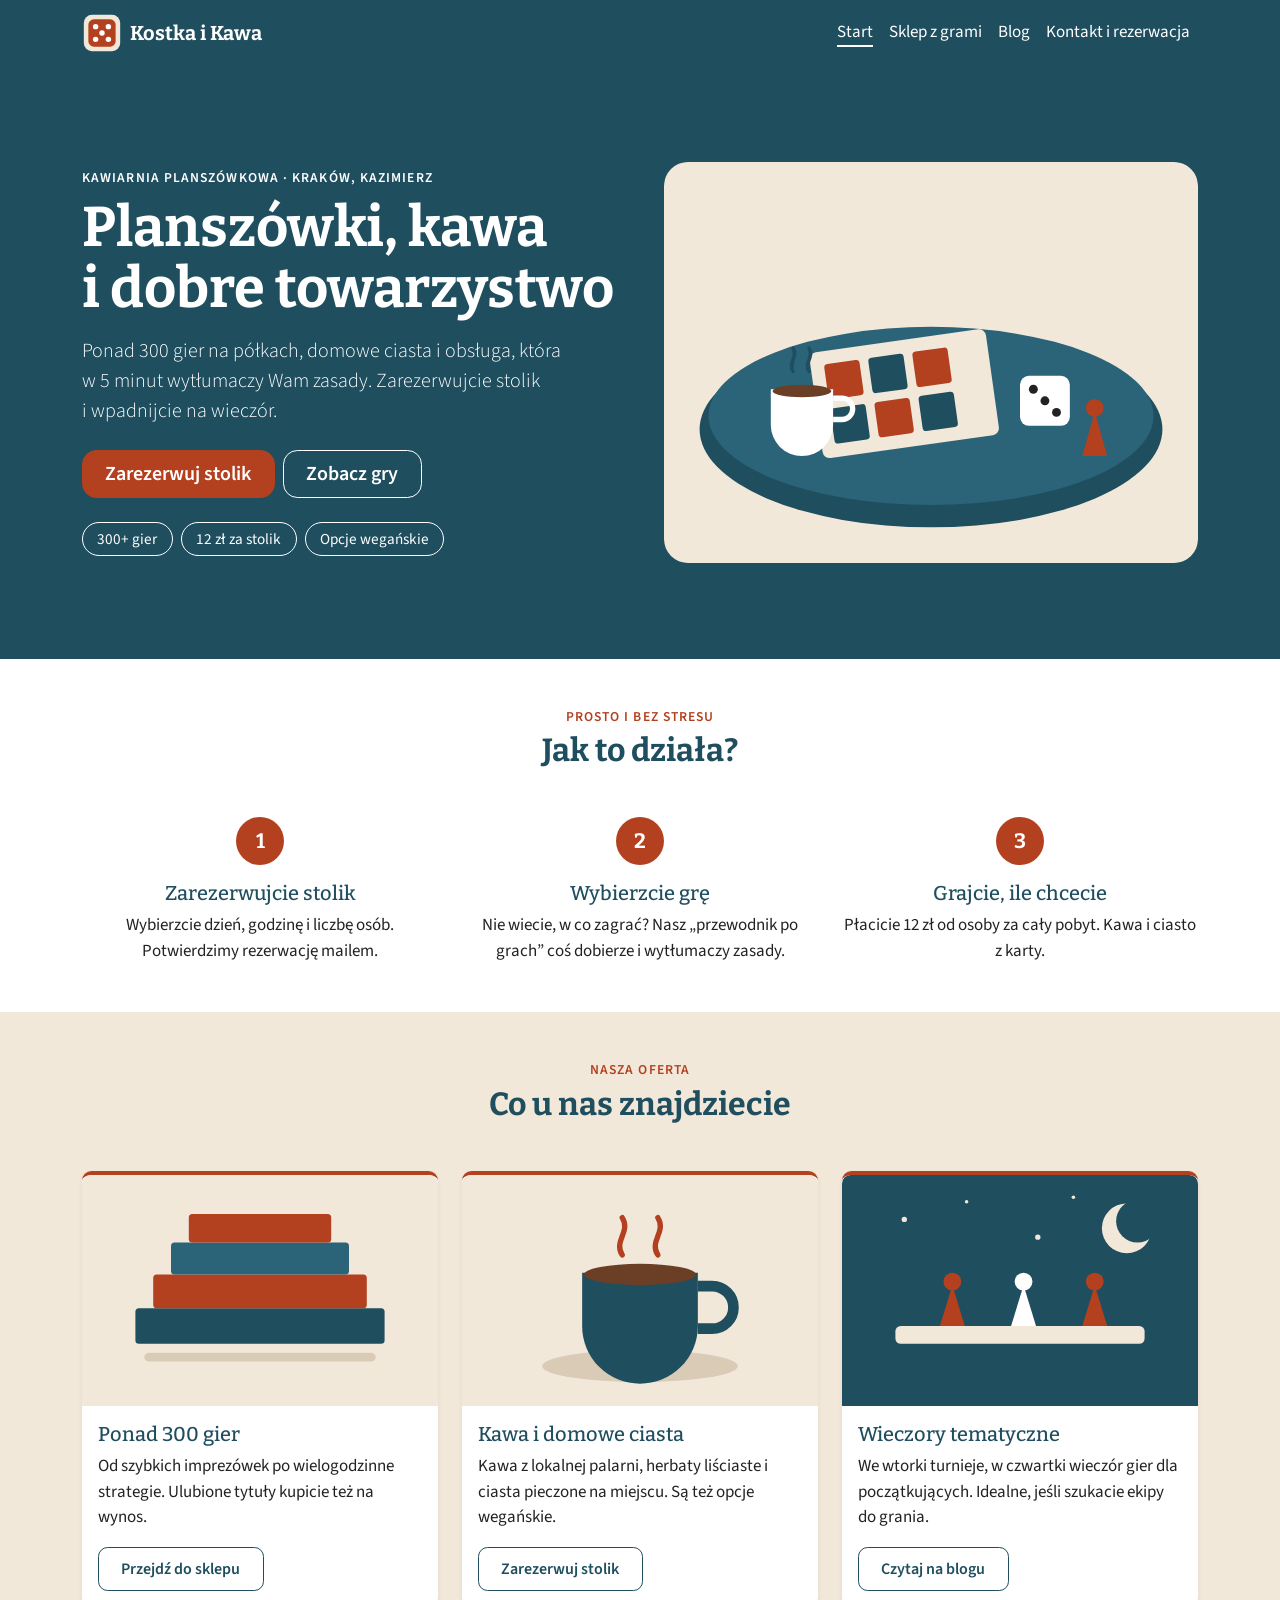
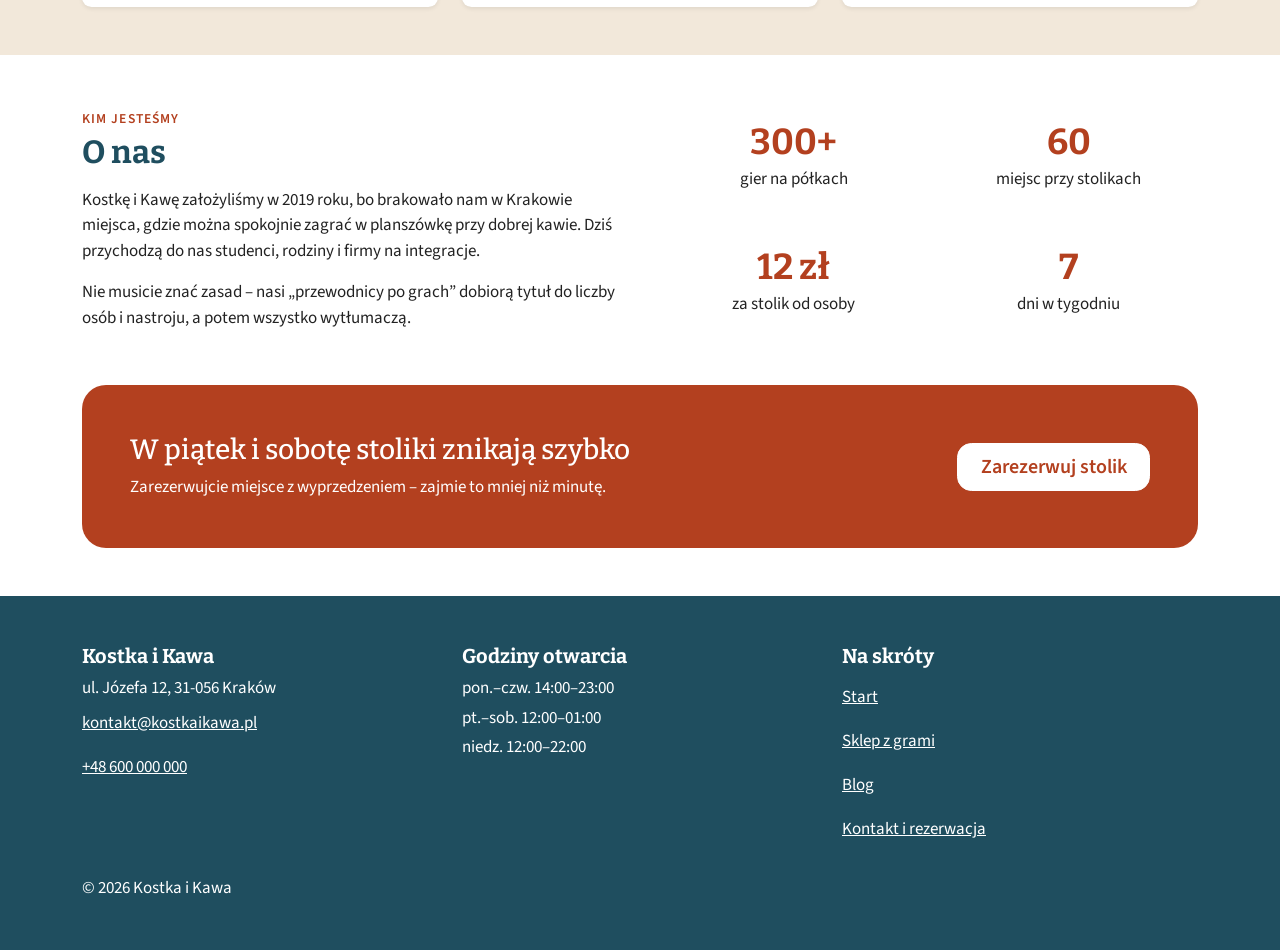
<file: index.html>
<!DOCTYPE html>
<html lang="pl">
<head>
  <meta charset="utf-8">
  <meta name="viewport" content="width=device-width, initial-scale=1">
  <title>Kostka i Kawa – kawiarnia planszówkowa w Krakowie | Rezerwacja stolika</title>
  <meta name="description" content="Kostka i Kawa to kawiarnia z ponad 300 grami planszowymi na krakowskim Kazimierzu. Dobra kawa, domowe ciasta i pomoc w wyborze gry. Zarezerwuj stolik online.">

  <!-- Open Graph -->
  <meta property="og:title" content="Kostka i Kawa – kawiarnia planszówkowa w Krakowie | Rezerwacja stolika">
  <meta property="og:description" content="Kostka i Kawa to kawiarnia z ponad 300 grami planszowymi na krakowskim Kazimierzu. Dobra kawa, domowe ciasta i pomoc w wyborze gry. Zarezerwuj stolik online.">
  <meta property="og:image" content="https://TWOJLOGIN.github.io/kostka-i-kawa/img/og.png">
  <meta property="og:url" content="https://TWOJLOGIN.github.io/kostka-i-kawa/">
  <meta property="og:type" content="website">
  <meta property="og:locale" content="pl_PL">

  <!-- Bootstrap 5.3.3 z CDN jsDelivr -->
  <link rel="stylesheet" href="https://cdn.jsdelivr.net/npm/bootstrap@5.3.3/dist/css/bootstrap.min.css">

  <!-- Google Fonts: Bitter (nagłówki) + Source Sans 3 (tekst) -->
  <link rel="preconnect" href="https://fonts.googleapis.com">
  <link rel="preconnect" href="https://fonts.gstatic.com" crossorigin>
  <link rel="stylesheet" href="https://fonts.googleapis.com/css2?family=Bitter:wght@600;700&family=Source+Sans+3:wght@400;600&display=swap">

  <link rel="stylesheet" href="style.css">
  <link rel="icon" href="img/logo.svg" type="image/svg+xml">

  <!-- Dane strukturalne schema.org -->
  <script type="application/ld+json">
  {
    "@context": "https://schema.org",
    "@type": "CafeOrCoffeeShop",
    "name": "Kostka i Kawa",
    "description": "Kawiarnia z ponad 300 grami planszowymi na krakowskim Kazimierzu.",
    "url": "https://TWOJLOGIN.github.io/kostka-i-kawa/",
    "logo": "https://TWOJLOGIN.github.io/kostka-i-kawa/img/logo.svg",
    "image": "https://TWOJLOGIN.github.io/kostka-i-kawa/img/og.png",
    "email": "kontakt@kostkaikawa.pl",
    "telephone": "+48 600 000 000",
    "priceRange": "$$",
    "servesCuisine": "Kawa, ciasta",
    "address": {
      "@type": "PostalAddress",
      "streetAddress": "ul. Józefa 12",
      "postalCode": "31-056",
      "addressLocality": "Kraków",
      "addressCountry": "PL"
    },
    "openingHours": [
      "Mo-Th 14:00-23:00",
      "Fr-Sa 12:00-01:00",
      "Su 12:00-22:00"
    ]
  }
  </script>
</head>
<body>
  <header>
    <nav class="navbar navbar-expand-lg navbar-marki sticky-top" data-bs-theme="dark" aria-label="Menu główne">
      <div class="container">
        <a class="navbar-brand" href="index.html">
          <img src="img/logo.svg" width="40" height="40" class="me-2" alt="Logo Kostka i Kawa: czerwona kostka do gry z pięcioma oczkami">
          Kostka i Kawa
        </a>
        <button class="navbar-toggler" type="button" data-bs-toggle="collapse" data-bs-target="#menu" aria-controls="menu" aria-expanded="false" aria-label="Pokaż menu">
          <span class="navbar-toggler-icon"></span>
        </button>
        <div class="collapse navbar-collapse" id="menu">
          <ul class="navbar-nav ms-auto">
            <li class="nav-item"><a class="nav-link active" aria-current="page" href="index.html">Start</a></li>
            <li class="nav-item"><a class="nav-link" href="sklep.html">Sklep z grami</a></li>
            <li class="nav-item"><a class="nav-link" href="blog.html">Blog</a></li>
            <li class="nav-item"><a class="nav-link" href="kontakt.html">Kontakt i rezerwacja</a></li>
          </ul>
        </div>
      </div>
    </nav>
  </header>

  <main>
    <!-- HERO -->
    <section class="hero py-5">
      <div class="container py-lg-5">
        <div class="row align-items-center g-4 g-lg-5">
          <div class="col-12 col-lg-6">
            <p class="nadtytul text-white mb-2">Kawiarnia planszówkowa · Kraków, Kazimierz</p>
            <h1 class="display-4 mb-3">Planszówki, kawa i&nbsp;dobre towarzystwo</h1>
            <p class="lead mb-4">Ponad 300 gier na półkach, domowe ciasta i&nbsp;obsługa, która w&nbsp;5&nbsp;minut wytłumaczy Wam zasady. Zarezerwujcie stolik i&nbsp;wpadnijcie na wieczór.</p>
            <div class="d-flex flex-wrap gap-2 mb-4">
              <a href="kontakt.html" class="btn btn-cta btn-lg">Zarezerwuj stolik</a>
              <a href="sklep.html" class="btn btn-jasny btn-lg">Zobacz gry</a>
            </div>
            <ul class="odznaki mb-0">
              <li>300+ gier</li>
              <li>12&nbsp;zł za stolik</li>
              <li>Opcje wegańskie</li>
            </ul>
          </div>
          <div class="col-12 col-lg-6">
            <img src="img/hero.svg" width="600" height="450" class="img-fluid hero-obraz" alt="Ilustracja: stolik z rozłożoną planszą, kostką do gry, pionkiem i filiżanką kawy">
          </div>
        </div>
      </div>
    </section>

    <!-- JAK TO DZIAŁA -->
    <section class="py-5" aria-labelledby="kroki-tytul">
      <div class="container">
        <p class="nadtytul text-center mb-1">Prosto i bez stresu</p>
        <h2 id="kroki-tytul" class="text-center mb-5">Jak to działa?</h2>
        <div class="row g-4 text-center">
          <div class="col-12 col-md-4 krok">
            <span class="krok-numer mb-3">1</span>
            <h3 class="h5">Zarezerwujcie stolik</h3>
            <p class="mb-0">Wybierzcie dzień, godzinę i liczbę osób. Potwierdzimy rezerwację mailem.</p>
          </div>
          <div class="col-12 col-md-4 krok">
            <span class="krok-numer mb-3">2</span>
            <h3 class="h5">Wybierzcie grę</h3>
            <p class="mb-0">Nie wiecie, w co zagrać? Nasz „przewodnik po grach” coś dobierze i&nbsp;wytłumaczy zasady.</p>
          </div>
          <div class="col-12 col-md-4 krok">
            <span class="krok-numer mb-3">3</span>
            <h3 class="h5">Grajcie, ile chcecie</h3>
            <p class="mb-0">Płacicie 12&nbsp;zł od osoby za cały pobyt. Kawa i ciasto z karty.</p>
          </div>
        </div>
      </div>
    </section>

    <!-- OFERTA -->
    <section class="sekcja-jasna py-5" aria-labelledby="oferta-tytul">
      <div class="container">
        <p class="nadtytul text-center mb-1">Nasza oferta</p>
        <h2 id="oferta-tytul" class="text-center mb-5">Co u nas znajdziecie</h2>
        <div class="row g-4">
          <div class="col-12 col-md-4">
            <article class="card karta-oferty h-100 shadow-sm">
              <img src="img/oferta-gry.svg" width="400" height="260" class="card-img-top" alt="Ilustracja: stos kolorowych pudełek z grami planszowymi">
              <div class="card-body d-flex flex-column">
                <h3 class="card-title h5">Ponad 300 gier</h3>
                <p class="card-text">Od szybkich imprezówek po wielogodzinne strategie. Ulubione tytuły kupicie też na wynos.</p>
                <a href="sklep.html" class="btn btn-obrys mt-auto align-self-start">Przejdź do sklepu</a>
              </div>
            </article>
          </div>
          <div class="col-12 col-md-4">
            <article class="card karta-oferty h-100 shadow-sm">
              <img src="img/oferta-kawa.svg" width="400" height="260" class="card-img-top" alt="Ilustracja: parująca filiżanka kawy na spodku">
              <div class="card-body d-flex flex-column">
                <h3 class="card-title h5">Kawa i domowe ciasta</h3>
                <p class="card-text">Kawa z lokalnej palarni, herbaty liściaste i ciasta pieczone na miejscu. Są też opcje wegańskie.</p>
                <a href="kontakt.html" class="btn btn-obrys mt-auto align-self-start">Zarezerwuj stolik</a>
              </div>
            </article>
          </div>
          <div class="col-12 col-md-4">
            <article class="card karta-oferty h-100 shadow-sm">
              <img src="img/oferta-wieczory.svg" width="400" height="260" class="card-img-top" alt="Ilustracja: trzy pionki na tle nocnego nieba z księżycem">
              <div class="card-body d-flex flex-column">
                <h3 class="card-title h5">Wieczory tematyczne</h3>
                <p class="card-text">We wtorki turnieje, w czwartki wieczór gier dla początkujących. Idealne, jeśli szukacie ekipy do grania.</p>
                <a href="blog.html" class="btn btn-obrys mt-auto align-self-start">Czytaj na blogu</a>
              </div>
            </article>
          </div>
        </div>
      </div>
    </section>

    <!-- O NAS -->
    <section class="py-5" aria-labelledby="onas-tytul">
      <div class="container">
        <div class="row g-4 g-lg-5 align-items-center">
          <div class="col-12 col-lg-6">
            <p class="nadtytul mb-1">Kim jesteśmy</p>
            <h2 id="onas-tytul" class="mb-3">O nas</h2>
            <p>Kostkę i Kawę założyliśmy w 2019 roku, bo brakowało nam w Krakowie miejsca, gdzie można spokojnie zagrać w planszówkę przy dobrej kawie. Dziś przychodzą do nas studenci, rodziny i firmy na integracje.</p>
            <p class="mb-0">Nie musicie znać zasad – nasi „przewodnicy po grach” dobiorą tytuł do liczby osób i nastroju, a potem wszystko wytłumaczą.</p>
          </div>
          <div class="col-12 col-lg-6">
            <div class="row g-3 text-center">
              <div class="col-6"><div class="kafel-liczby sekcja-jasna"><p class="liczba mb-1">300+</p><p class="mb-0">gier na półkach</p></div></div>
              <div class="col-6"><div class="kafel-liczby sekcja-jasna"><p class="liczba mb-1">60</p><p class="mb-0">miejsc przy stolikach</p></div></div>
              <div class="col-6"><div class="kafel-liczby sekcja-jasna"><p class="liczba mb-1">12&nbsp;zł</p><p class="mb-0">za stolik od osoby</p></div></div>
              <div class="col-6"><div class="kafel-liczby sekcja-jasna"><p class="liczba mb-1">7</p><p class="mb-0">dni w tygodniu</p></div></div>
            </div>
          </div>
        </div>
      </div>
    </section>

    <!-- BANER CTA -->
    <section class="pb-5" aria-labelledby="baner-tytul">
      <div class="container">
        <div class="baner-cta p-4 p-lg-5">
          <div class="row align-items-center g-3">
            <div class="col-12 col-lg-8">
              <h2 id="baner-tytul" class="h3 mb-2">W piątek i sobotę stoliki znikają szybko</h2>
              <p class="mb-0">Zarezerwujcie miejsce z wyprzedzeniem – zajmie to mniej niż minutę.</p>
            </div>
            <div class="col-12 col-lg-4 text-lg-end">
              <a href="kontakt.html" class="btn btn-bialy btn-lg">Zarezerwuj stolik</a>
            </div>
          </div>
        </div>
      </div>
    </section>
  </main>

  <footer class="stopka py-5">
    <div class="container">
      <div class="row g-4">
        <div class="col-12 col-md-4">
          <h2>Kostka i Kawa</h2>
          <p class="mb-0">ul. Józefa 12, 31-056 Kraków</p>
          <p class="mb-0"><a href="mailto:kontakt@kostkaikawa.pl">kontakt@kostkaikawa.pl</a></p>
          <p class="mb-0"><a href="tel:+48600000000">+48 600 000 000</a></p>
        </div>
        <div class="col-12 col-md-4">
          <h2>Godziny otwarcia</h2>
          <p class="mb-1">pon.–czw. 14:00–23:00</p>
          <p class="mb-1">pt.–sob. 12:00–01:00</p>
          <p class="mb-0">niedz. 12:00–22:00</p>
        </div>
        <div class="col-12 col-md-4">
          <h2>Na skróty</h2>
          <ul class="list-unstyled mb-0">
            <li><a href="index.html">Start</a></li>
            <li><a href="sklep.html">Sklep z grami</a></li>
            <li><a href="blog.html">Blog</a></li>
            <li><a href="kontakt.html">Kontakt i rezerwacja</a></li>
          </ul>
        </div>
      </div>
      <p class="mt-4 mb-0">© 2026 Kostka i Kawa</p>
    </div>
  </footer>

  <script src="https://cdn.jsdelivr.net/npm/bootstrap@5.3.3/dist/js/bootstrap.bundle.min.js"></script>
</body>
</html>
</file>
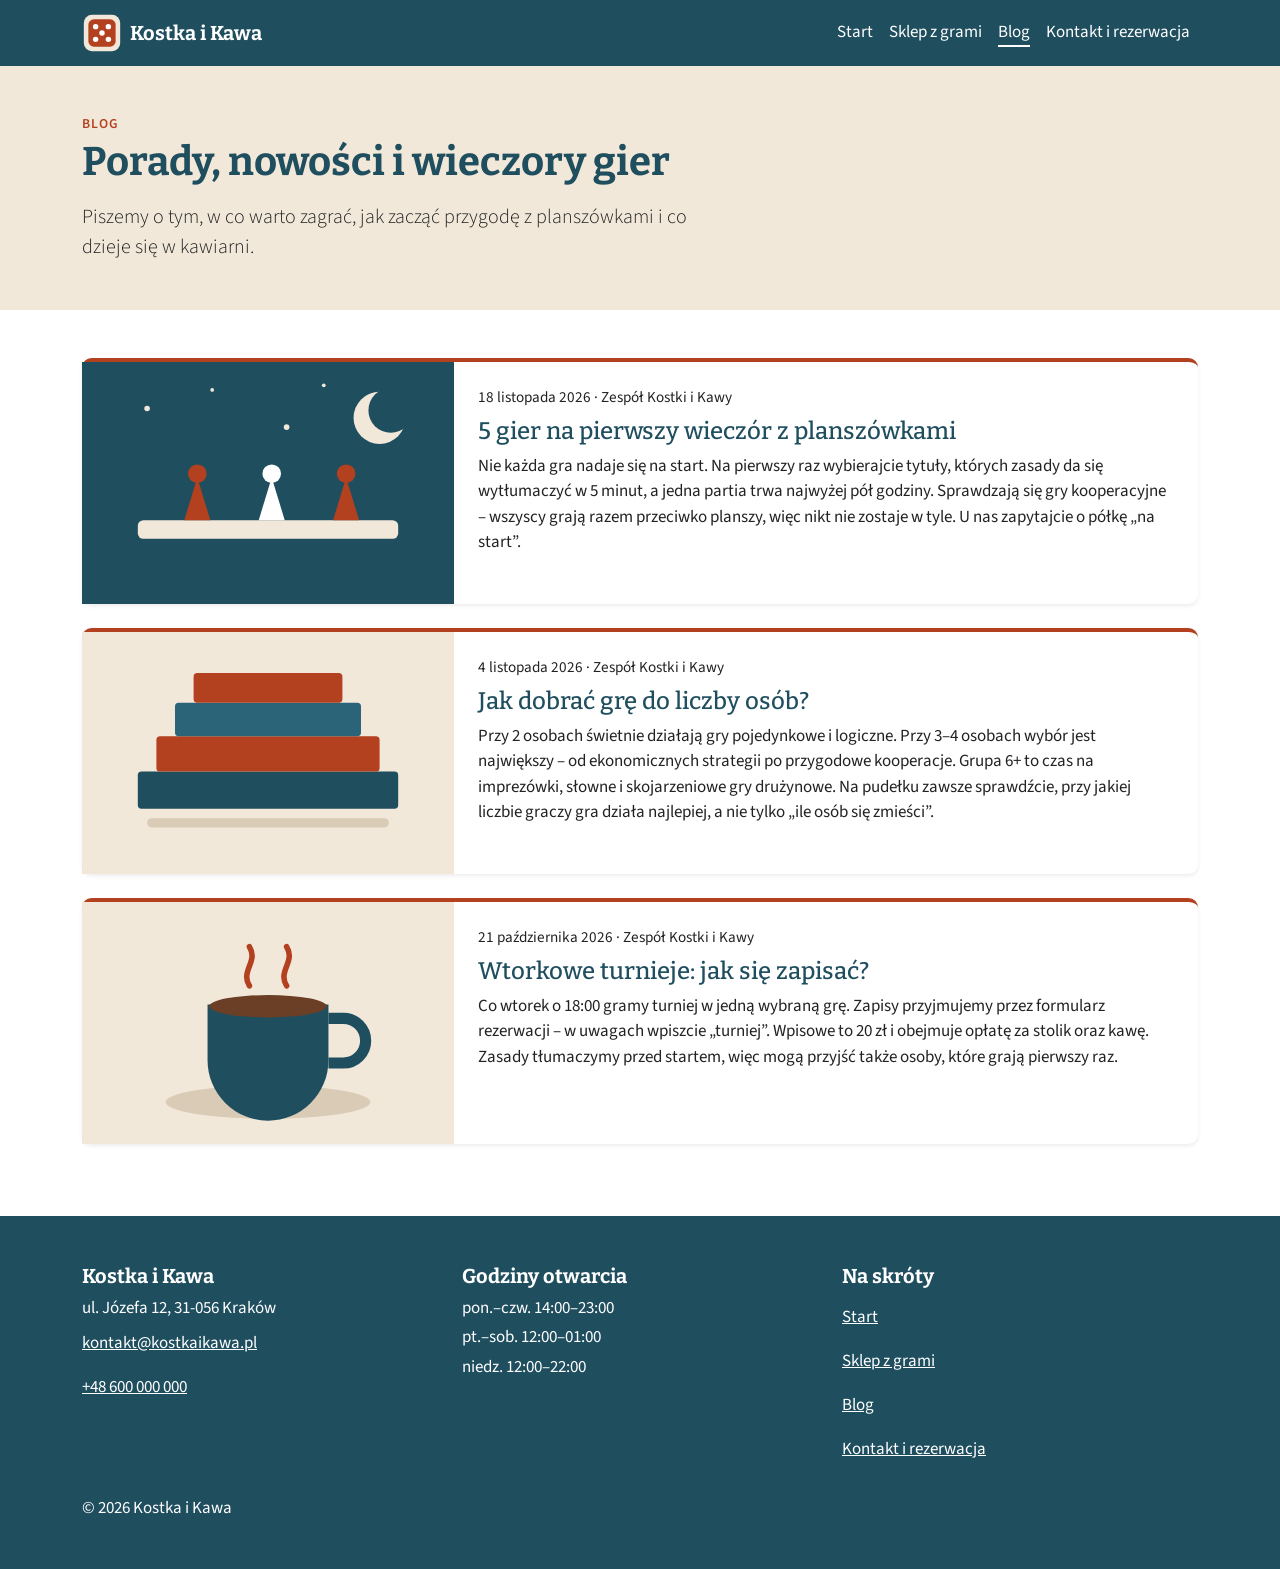
<file: blog.html>
<!DOCTYPE html>
<html lang="pl">
<head>
  <meta charset="utf-8">
  <meta name="viewport" content="width=device-width, initial-scale=1">
  <title>Blog o grach planszowych – Kostka i Kawa</title>
  <meta name="description" content="Porady dla początkujących, polecane gry i informacje o turniejach w kawiarni planszówkowej Kostka i Kawa w Krakowie.">

  <!-- Open Graph -->
  <meta property="og:title" content="Blog o grach planszowych – Kostka i Kawa">
  <meta property="og:description" content="Porady dla początkujących, polecane gry i informacje o turniejach w kawiarni planszówkowej Kostka i Kawa w Krakowie.">
  <meta property="og:image" content="https://TWOJLOGIN.github.io/kostka-i-kawa/img/og.png">
  <meta property="og:url" content="https://TWOJLOGIN.github.io/kostka-i-kawa/blog.html">
  <meta property="og:type" content="website">
  <meta property="og:locale" content="pl_PL">

  <!-- Bootstrap 5.3.3 z CDN jsDelivr -->
  <link rel="stylesheet" href="https://cdn.jsdelivr.net/npm/bootstrap@5.3.3/dist/css/bootstrap.min.css">

  <!-- Google Fonts: Bitter (nagłówki) + Source Sans 3 (tekst) -->
  <link rel="preconnect" href="https://fonts.googleapis.com">
  <link rel="preconnect" href="https://fonts.gstatic.com" crossorigin>
  <link rel="stylesheet" href="https://fonts.googleapis.com/css2?family=Bitter:wght@600;700&family=Source+Sans+3:wght@400;600&display=swap">

  <link rel="stylesheet" href="style.css">
  <link rel="icon" href="img/logo.svg" type="image/svg+xml">

  <!-- Dane strukturalne schema.org -->
  <script type="application/ld+json">
  {
    "@context": "https://schema.org",
    "@type": "Blog",
    "name": "Blog Kostki i Kawy",
    "url": "https://TWOJLOGIN.github.io/kostka-i-kawa/blog.html",
    "publisher": {
      "@type": "Organization",
      "name": "Kostka i Kawa"
    },
    "blogPost": [
      {
        "@type": "BlogPosting",
        "headline": "5 gier na pierwszy wieczór z planszówkami",
        "datePublished": "2026-11-18",
        "author": {
          "@type": "Organization",
          "name": "Kostka i Kawa"
        }
      },
      {
        "@type": "BlogPosting",
        "headline": "Jak dobrać grę do liczby osób?",
        "datePublished": "2026-11-04",
        "author": {
          "@type": "Organization",
          "name": "Kostka i Kawa"
        }
      },
      {
        "@type": "BlogPosting",
        "headline": "Wtorkowe turnieje: jak się zapisać?",
        "datePublished": "2026-10-21",
        "author": {
          "@type": "Organization",
          "name": "Kostka i Kawa"
        }
      }
    ]
  }
  </script>
</head>
<body>
  <header>
    <nav class="navbar navbar-expand-lg navbar-marki sticky-top" data-bs-theme="dark" aria-label="Menu główne">
      <div class="container">
        <a class="navbar-brand" href="index.html">
          <img src="img/logo.svg" width="40" height="40" class="me-2" alt="Logo Kostka i Kawa: czerwona kostka do gry z pięcioma oczkami">
          Kostka i Kawa
        </a>
        <button class="navbar-toggler" type="button" data-bs-toggle="collapse" data-bs-target="#menu" aria-controls="menu" aria-expanded="false" aria-label="Pokaż menu">
          <span class="navbar-toggler-icon"></span>
        </button>
        <div class="collapse navbar-collapse" id="menu">
          <ul class="navbar-nav ms-auto">
            <li class="nav-item"><a class="nav-link" href="index.html">Start</a></li>
            <li class="nav-item"><a class="nav-link" href="sklep.html">Sklep z grami</a></li>
            <li class="nav-item"><a class="nav-link active" aria-current="page" href="blog.html">Blog</a></li>
            <li class="nav-item"><a class="nav-link" href="kontakt.html">Kontakt i rezerwacja</a></li>
          </ul>
        </div>
      </div>
    </nav>
  </header>

  <main>
    <section class="naglowek-podstrony py-5">
      <div class="container">
        <p class="nadtytul mb-1">Blog</p>
        <h1 class="mb-3">Porady, nowości i wieczory gier</h1>
        <p class="lead mb-0">Piszemy o tym, w co warto zagrać, jak zacząć przygodę z planszówkami i co dzieje się w kawiarni.</p>
      </div>
    </section>

    <section class="py-5" aria-label="Wpisy na blogu">
      <div class="container">
        <article class="card karta-oferty shadow-sm mb-4">
          <div class="row g-0">
            <div class="col-12 col-md-4">
              <img src="img/oferta-wieczory.svg" width="400" height="260" class="img-fluid h-100 w-100 object-fit-cover" alt="Ilustracja: trzy pionki na tle nocnego nieba z księżycem">
            </div>
            <div class="col-12 col-md-8">
              <div class="card-body p-4">
                <p class="meta-wpisu mb-2"><time datetime="2026-11-18">18 listopada 2026</time> · Zespół Kostki i Kawy</p>
                <h2 class="card-title h4">5 gier na pierwszy wieczór z planszówkami</h2>
                <p class="card-text mb-0">Nie każda gra nadaje się na start. Na pierwszy raz wybierajcie tytuły, których zasady da się wytłumaczyć w 5 minut, a jedna partia trwa najwyżej pół godziny. Sprawdzają się gry kooperacyjne – wszyscy grają razem przeciwko planszy, więc nikt nie zostaje w tyle. U nas zapytajcie o półkę „na start”.</p>
              </div>
            </div>
          </div>
        </article>
        <article class="card karta-oferty shadow-sm mb-4">
          <div class="row g-0">
            <div class="col-12 col-md-4">
              <img src="img/oferta-gry.svg" width="400" height="260" class="img-fluid h-100 w-100 object-fit-cover" alt="Ilustracja: stos kolorowych pudełek z grami planszowymi">
            </div>
            <div class="col-12 col-md-8">
              <div class="card-body p-4">
                <p class="meta-wpisu mb-2"><time datetime="2026-11-04">4 listopada 2026</time> · Zespół Kostki i Kawy</p>
                <h2 class="card-title h4">Jak dobrać grę do liczby osób?</h2>
                <p class="card-text mb-0">Przy 2 osobach świetnie działają gry pojedynkowe i logiczne. Przy 3–4 osobach wybór jest największy – od ekonomicznych strategii po przygodowe kooperacje. Grupa 6+ to czas na imprezówki, słowne i skojarzeniowe gry drużynowe. Na pudełku zawsze sprawdźcie, przy jakiej liczbie graczy gra działa najlepiej, a nie tylko „ile osób się zmieści”.</p>
              </div>
            </div>
          </div>
        </article>
        <article class="card karta-oferty shadow-sm mb-4">
          <div class="row g-0">
            <div class="col-12 col-md-4">
              <img src="img/oferta-kawa.svg" width="400" height="260" class="img-fluid h-100 w-100 object-fit-cover" alt="Ilustracja: parująca filiżanka kawy na spodku">
            </div>
            <div class="col-12 col-md-8">
              <div class="card-body p-4">
                <p class="meta-wpisu mb-2"><time datetime="2026-10-21">21 października 2026</time> · Zespół Kostki i Kawy</p>
                <h2 class="card-title h4">Wtorkowe turnieje: jak się zapisać?</h2>
                <p class="card-text mb-0">Co wtorek o 18:00 gramy turniej w jedną wybraną grę. Zapisy przyjmujemy przez formularz rezerwacji – w uwagach wpiszcie „turniej”. Wpisowe to 20 zł i obejmuje opłatę za stolik oraz kawę. Zasady tłumaczymy przed startem, więc mogą przyjść także osoby, które grają pierwszy raz.</p>
              </div>
            </div>
          </div>
        </article>
      </div>
    </section>
  </main>

  <footer class="stopka py-5">
    <div class="container">
      <div class="row g-4">
        <div class="col-12 col-md-4">
          <h2>Kostka i Kawa</h2>
          <p class="mb-0">ul. Józefa 12, 31-056 Kraków</p>
          <p class="mb-0"><a href="mailto:kontakt@kostkaikawa.pl">kontakt@kostkaikawa.pl</a></p>
          <p class="mb-0"><a href="tel:+48600000000">+48 600 000 000</a></p>
        </div>
        <div class="col-12 col-md-4">
          <h2>Godziny otwarcia</h2>
          <p class="mb-1">pon.–czw. 14:00–23:00</p>
          <p class="mb-1">pt.–sob. 12:00–01:00</p>
          <p class="mb-0">niedz. 12:00–22:00</p>
        </div>
        <div class="col-12 col-md-4">
          <h2>Na skróty</h2>
          <ul class="list-unstyled mb-0">
            <li><a href="index.html">Start</a></li>
            <li><a href="sklep.html">Sklep z grami</a></li>
            <li><a href="blog.html">Blog</a></li>
            <li><a href="kontakt.html">Kontakt i rezerwacja</a></li>
          </ul>
        </div>
      </div>
      <p class="mt-4 mb-0">© 2026 Kostka i Kawa</p>
    </div>
  </footer>

  <script src="https://cdn.jsdelivr.net/npm/bootstrap@5.3.3/dist/js/bootstrap.bundle.min.js"></script>
</body>
</html>
</file>
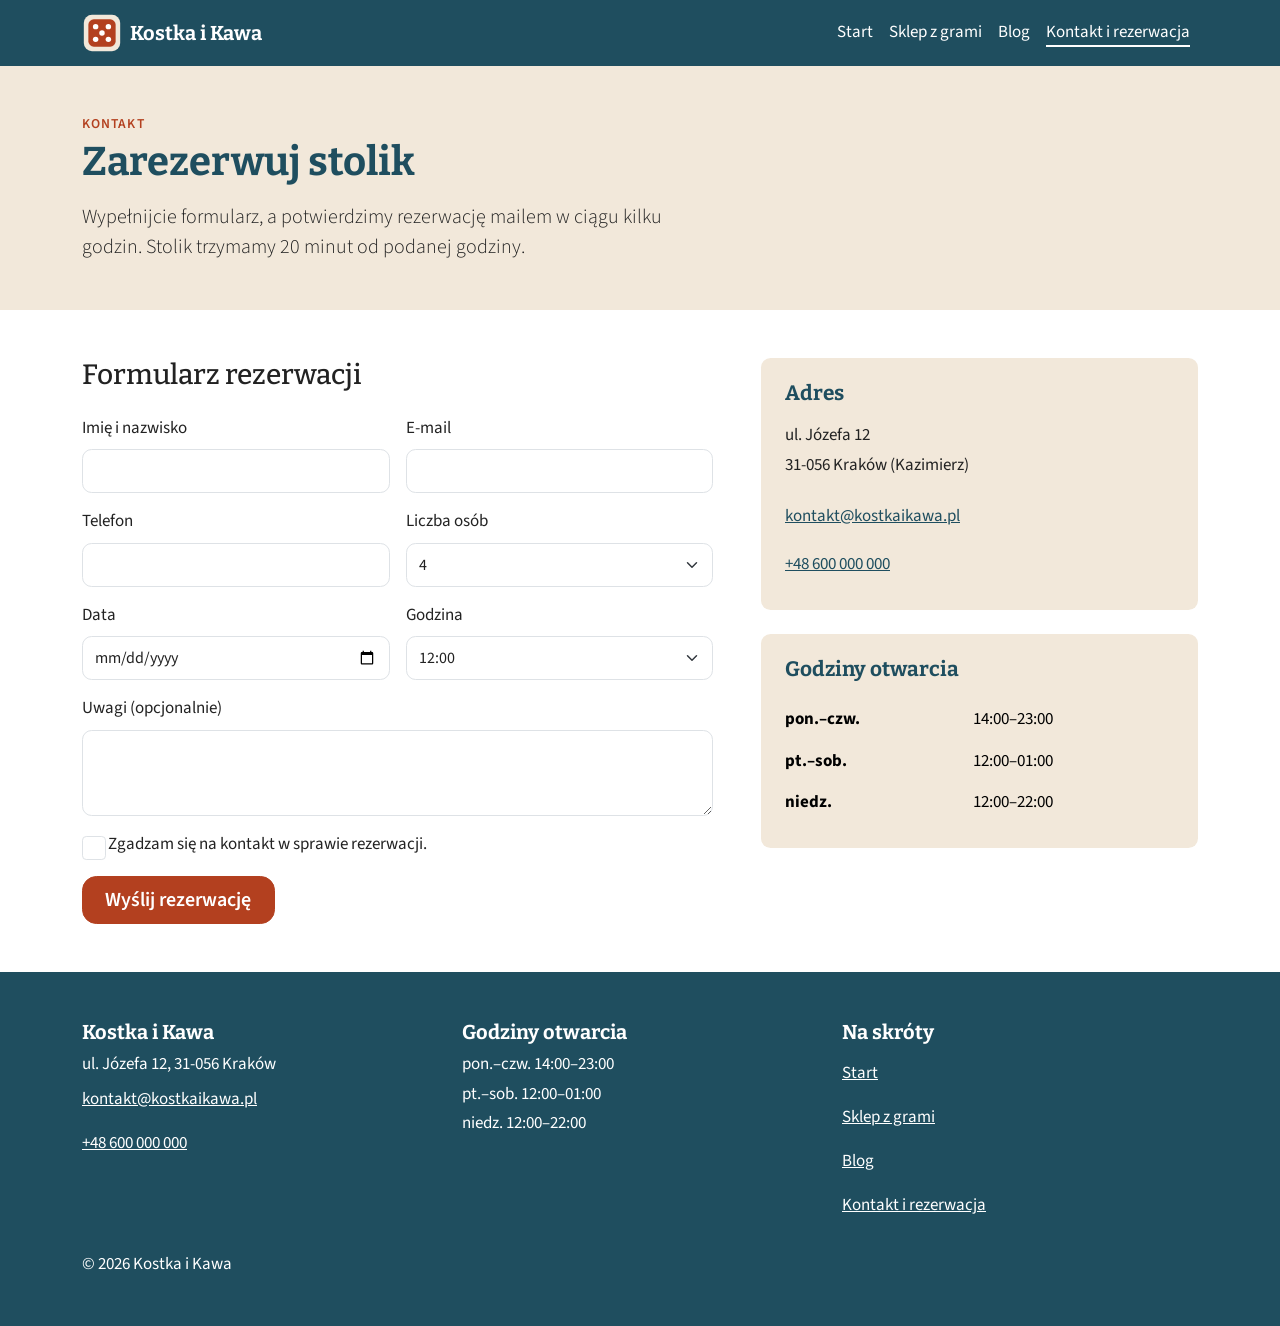
<file: kontakt.html>
<!DOCTYPE html>
<html lang="pl">
<head>
  <meta charset="utf-8">
  <meta name="viewport" content="width=device-width, initial-scale=1">
  <title>Kontakt i rezerwacja stolika – Kostka i Kawa, Kraków</title>
  <meta name="description" content="Zarezerwuj stolik w kawiarni planszówkowej Kostka i Kawa. Adres: ul. Józefa 12, Kraków. Godziny otwarcia, telefon i e-mail.">

  <!-- Open Graph -->
  <meta property="og:title" content="Kontakt i rezerwacja stolika – Kostka i Kawa, Kraków">
  <meta property="og:description" content="Zarezerwuj stolik w kawiarni planszówkowej Kostka i Kawa. Adres: ul. Józefa 12, Kraków. Godziny otwarcia, telefon i e-mail.">
  <meta property="og:image" content="https://TWOJLOGIN.github.io/kostka-i-kawa/img/og.png">
  <meta property="og:url" content="https://TWOJLOGIN.github.io/kostka-i-kawa/kontakt.html">
  <meta property="og:type" content="website">
  <meta property="og:locale" content="pl_PL">

  <!-- Bootstrap 5.3.3 z CDN jsDelivr -->
  <link rel="stylesheet" href="https://cdn.jsdelivr.net/npm/bootstrap@5.3.3/dist/css/bootstrap.min.css">

  <!-- Google Fonts: Bitter (nagłówki) + Source Sans 3 (tekst) -->
  <link rel="preconnect" href="https://fonts.googleapis.com">
  <link rel="preconnect" href="https://fonts.gstatic.com" crossorigin>
  <link rel="stylesheet" href="https://fonts.googleapis.com/css2?family=Bitter:wght@600;700&family=Source+Sans+3:wght@400;600&display=swap">

  <link rel="stylesheet" href="style.css">
  <link rel="icon" href="img/logo.svg" type="image/svg+xml">

  <!-- Dane strukturalne schema.org -->
  <script type="application/ld+json">
  {
    "@context": "https://schema.org",
    "@type": "ContactPage",
    "name": "Kontakt i rezerwacja – Kostka i Kawa",
    "url": "https://TWOJLOGIN.github.io/kostka-i-kawa/kontakt.html",
    "about": {
      "@type": "CafeOrCoffeeShop",
      "name": "Kostka i Kawa",
      "email": "kontakt@kostkaikawa.pl",
      "telephone": "+48 600 000 000",
      "address": {
        "@type": "PostalAddress",
        "streetAddress": "ul. Józefa 12",
        "postalCode": "31-056",
        "addressLocality": "Kraków",
        "addressCountry": "PL"
      }
    }
  }
  </script>
</head>
<body>
  <header>
    <nav class="navbar navbar-expand-lg navbar-marki sticky-top" data-bs-theme="dark" aria-label="Menu główne">
      <div class="container">
        <a class="navbar-brand" href="index.html">
          <img src="img/logo.svg" width="40" height="40" class="me-2" alt="Logo Kostka i Kawa: czerwona kostka do gry z pięcioma oczkami">
          Kostka i Kawa
        </a>
        <button class="navbar-toggler" type="button" data-bs-toggle="collapse" data-bs-target="#menu" aria-controls="menu" aria-expanded="false" aria-label="Pokaż menu">
          <span class="navbar-toggler-icon"></span>
        </button>
        <div class="collapse navbar-collapse" id="menu">
          <ul class="navbar-nav ms-auto">
            <li class="nav-item"><a class="nav-link" href="index.html">Start</a></li>
            <li class="nav-item"><a class="nav-link" href="sklep.html">Sklep z grami</a></li>
            <li class="nav-item"><a class="nav-link" href="blog.html">Blog</a></li>
            <li class="nav-item"><a class="nav-link active" aria-current="page" href="kontakt.html">Kontakt i rezerwacja</a></li>
          </ul>
        </div>
      </div>
    </nav>
  </header>

  <main>
    <section class="naglowek-podstrony py-5">
      <div class="container">
        <p class="nadtytul mb-1">Kontakt</p>
        <h1 class="mb-3">Zarezerwuj stolik</h1>
        <p class="lead mb-0">Wypełnijcie formularz, a potwierdzimy rezerwację mailem w ciągu kilku godzin. Stolik trzymamy 20 minut od podanej godziny.</p>
      </div>
    </section>

    <section class="py-5">
      <div class="container">
        <div class="row g-4 g-lg-5">
          <div class="col-12 col-lg-7">
            <h2 class="h3 mb-4">Formularz rezerwacji</h2>
            <form action="kontakt.html" method="get">
              <div class="row g-3">
                <div class="col-12 col-md-6">
                  <label for="imie" class="form-label">Imię i nazwisko</label>
                  <input type="text" class="form-control" id="imie" name="imie" autocomplete="name" required>
                </div>
                <div class="col-12 col-md-6">
                  <label for="email" class="form-label">E-mail</label>
                  <input type="email" class="form-control" id="email" name="email" autocomplete="email" required>
                </div>
                <div class="col-12 col-md-6">
                  <label for="telefon" class="form-label">Telefon</label>
                  <input type="tel" class="form-control" id="telefon" name="telefon" autocomplete="tel">
                </div>
                <div class="col-12 col-md-6">
                  <label for="osoby" class="form-label">Liczba osób</label>
                  <select class="form-select" id="osoby" name="osoby" required>
                    <option>2</option><option>3</option><option selected>4</option><option>5</option><option>6</option><option>7–10</option><option>więcej niż 10</option>
                  </select>
                </div>
                <div class="col-12 col-md-6">
                  <label for="data" class="form-label">Data</label>
                  <input type="date" class="form-control" id="data" name="data" required>
                </div>
                <div class="col-12 col-md-6">
                  <label for="godzina" class="form-label">Godzina</label>
                  <select class="form-select" id="godzina" name="godzina" required><option>12:00</option><option>13:00</option><option>14:00</option><option>15:00</option><option>16:00</option><option>17:00</option><option>18:00</option><option>19:00</option><option>20:00</option><option>21:00</option><option>22:00</option></select>
                </div>
                <div class="col-12">
                  <label for="uwagi" class="form-label">Uwagi (opcjonalnie)</label>
                  <textarea class="form-control" id="uwagi" name="uwagi" rows="3"></textarea>
                </div>
                <div class="col-12">
                  <div class="form-check">
                    <input class="form-check-input" type="checkbox" id="zgoda" name="zgoda" required>
                    <label class="form-check-label" for="zgoda">Zgadzam się na kontakt w sprawie rezerwacji.</label>
                  </div>
                </div>
                <div class="col-12">
                  <button type="submit" class="btn btn-cta btn-lg">Wyślij rezerwację</button>
                </div>
              </div>
            </form>
          </div>

          <div class="col-12 col-lg-5">
            <div class="card karta-kontakt mb-4">
              <div class="card-body p-4">
                <h2 class="mb-3">Adres</h2>
                <p class="mb-1">ul. Józefa 12</p>
                <p class="mb-3">31-056 Kraków (Kazimierz)</p>
                <p class="mb-1"><a href="mailto:kontakt@kostkaikawa.pl">kontakt@kostkaikawa.pl</a></p>
                <p class="mb-0"><a href="tel:+48600000000">+48 600 000 000</a></p>
              </div>
            </div>
            <div class="card karta-kontakt">
              <div class="card-body p-4">
                <h2 class="mb-3">Godziny otwarcia</h2>
                <table class="table table-borderless mb-0 bg-transparent">
                  <tbody>
                    <tr><th scope="row" class="bg-transparent ps-0">pon.–czw.</th><td class="bg-transparent">14:00–23:00</td></tr>
                    <tr><th scope="row" class="bg-transparent ps-0">pt.–sob.</th><td class="bg-transparent">12:00–01:00</td></tr>
                    <tr><th scope="row" class="bg-transparent ps-0">niedz.</th><td class="bg-transparent">12:00–22:00</td></tr>
                  </tbody>
                </table>
              </div>
            </div>
          </div>
        </div>
      </div>
    </section>
  </main>

  <footer class="stopka py-5">
    <div class="container">
      <div class="row g-4">
        <div class="col-12 col-md-4">
          <h2>Kostka i Kawa</h2>
          <p class="mb-0">ul. Józefa 12, 31-056 Kraków</p>
          <p class="mb-0"><a href="mailto:kontakt@kostkaikawa.pl">kontakt@kostkaikawa.pl</a></p>
          <p class="mb-0"><a href="tel:+48600000000">+48 600 000 000</a></p>
        </div>
        <div class="col-12 col-md-4">
          <h2>Godziny otwarcia</h2>
          <p class="mb-1">pon.–czw. 14:00–23:00</p>
          <p class="mb-1">pt.–sob. 12:00–01:00</p>
          <p class="mb-0">niedz. 12:00–22:00</p>
        </div>
        <div class="col-12 col-md-4">
          <h2>Na skróty</h2>
          <ul class="list-unstyled mb-0">
            <li><a href="index.html">Start</a></li>
            <li><a href="sklep.html">Sklep z grami</a></li>
            <li><a href="blog.html">Blog</a></li>
            <li><a href="kontakt.html">Kontakt i rezerwacja</a></li>
          </ul>
        </div>
      </div>
      <p class="mt-4 mb-0">© 2026 Kostka i Kawa</p>
    </div>
  </footer>

  <script src="https://cdn.jsdelivr.net/npm/bootstrap@5.3.3/dist/js/bootstrap.bundle.min.js"></script>
</body>
</html>
</file>
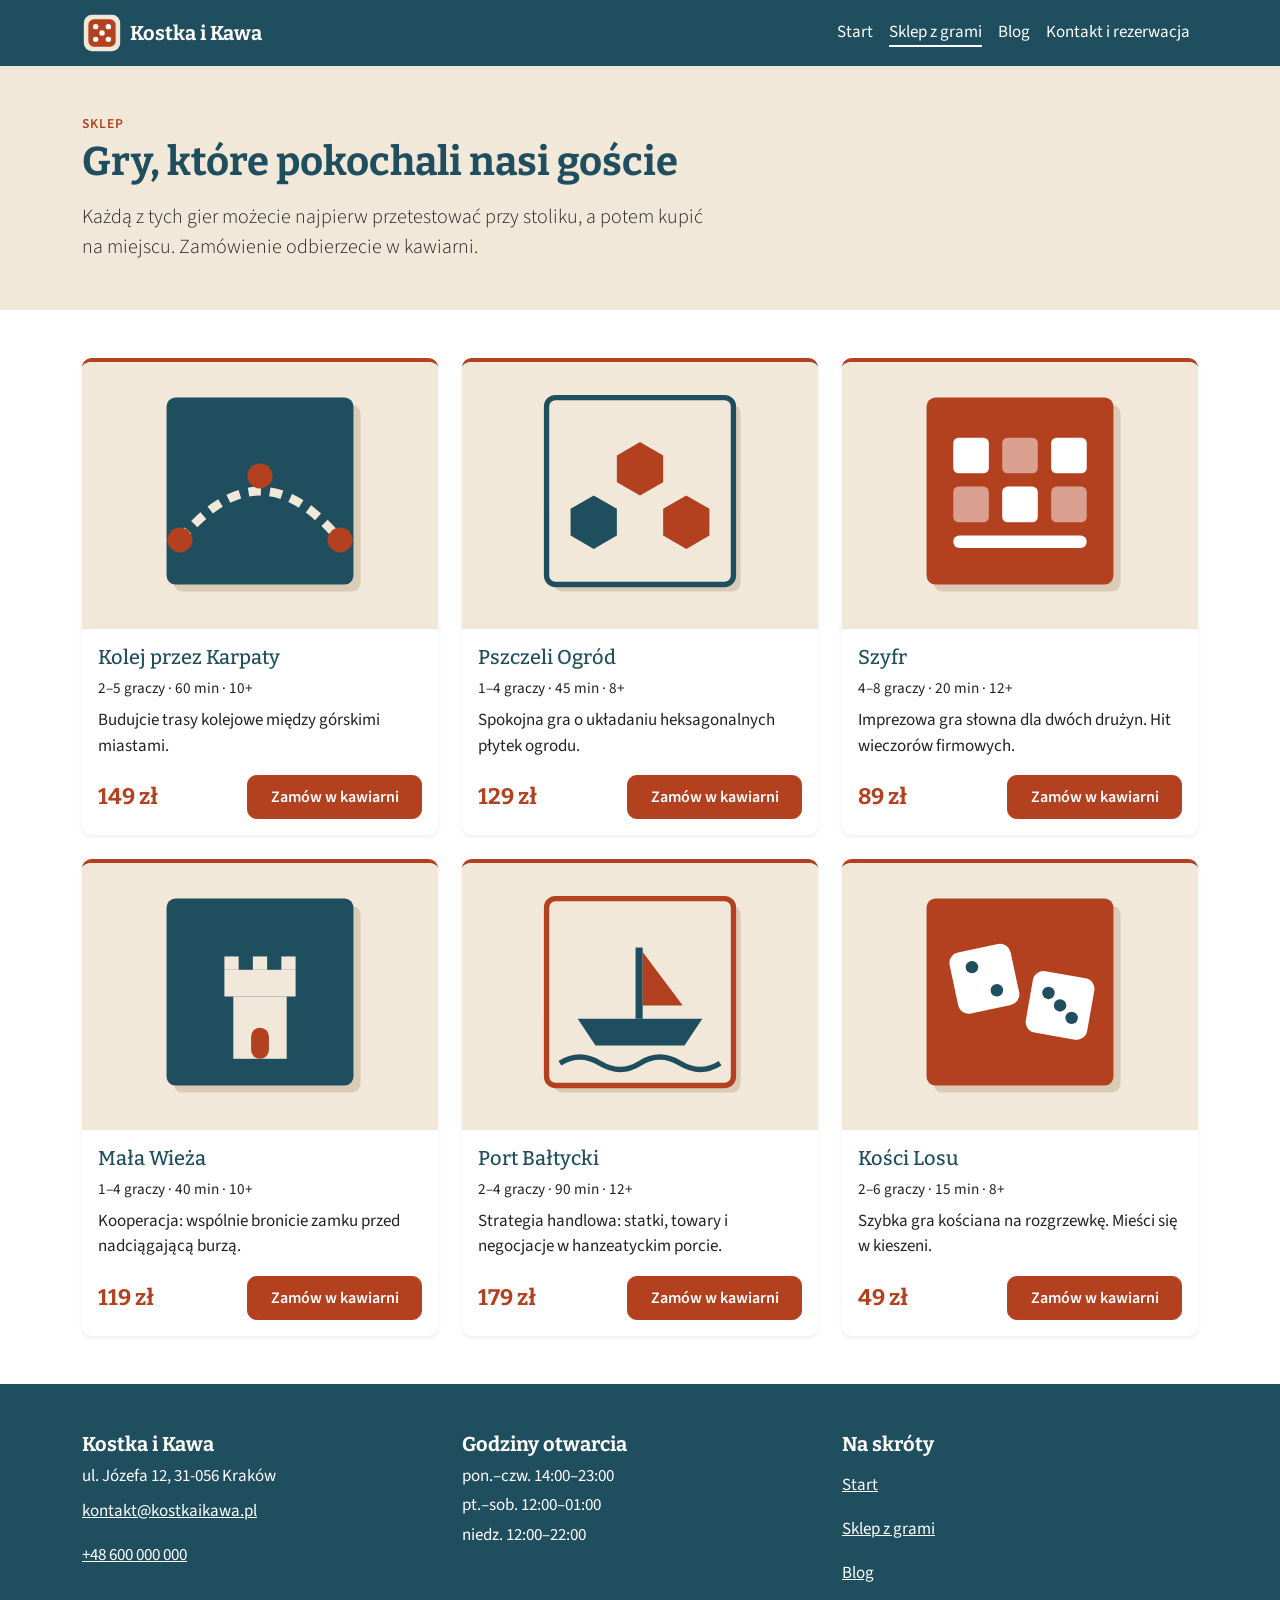
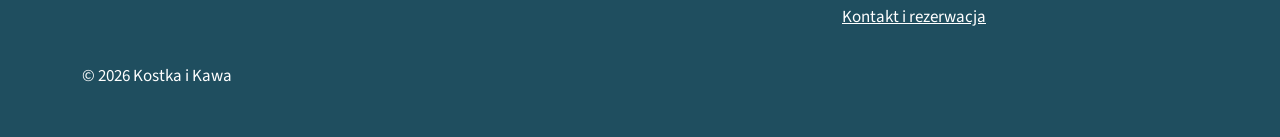
<file: sklep.html>
<!DOCTYPE html>
<html lang="pl">
<head>
  <meta charset="utf-8">
  <meta name="viewport" content="width=device-width, initial-scale=1">
  <title>Sklep z grami planszowymi – Kostka i Kawa, Kraków</title>
  <meta name="description" content="Gry planszowe, które możecie przetestować przy stoliku i kupić na miejscu w kawiarni Kostka i Kawa na Kazimierzu.">

  <!-- Open Graph -->
  <meta property="og:title" content="Sklep z grami planszowymi – Kostka i Kawa, Kraków">
  <meta property="og:description" content="Gry planszowe, które możecie przetestować przy stoliku i kupić na miejscu w kawiarni Kostka i Kawa na Kazimierzu.">
  <meta property="og:image" content="https://TWOJLOGIN.github.io/kostka-i-kawa/img/og.png">
  <meta property="og:url" content="https://TWOJLOGIN.github.io/kostka-i-kawa/sklep.html">
  <meta property="og:type" content="website">
  <meta property="og:locale" content="pl_PL">

  <!-- Bootstrap 5.3.3 z CDN jsDelivr -->
  <link rel="stylesheet" href="https://cdn.jsdelivr.net/npm/bootstrap@5.3.3/dist/css/bootstrap.min.css">

  <!-- Google Fonts: Bitter (nagłówki) + Source Sans 3 (tekst) -->
  <link rel="preconnect" href="https://fonts.googleapis.com">
  <link rel="preconnect" href="https://fonts.gstatic.com" crossorigin>
  <link rel="stylesheet" href="https://fonts.googleapis.com/css2?family=Bitter:wght@600;700&family=Source+Sans+3:wght@400;600&display=swap">

  <link rel="stylesheet" href="style.css">
  <link rel="icon" href="img/logo.svg" type="image/svg+xml">

  <!-- Dane strukturalne schema.org -->
  <script type="application/ld+json">
  {
    "@context": "https://schema.org",
    "@type": "CollectionPage",
    "name": "Sklep z grami – Kostka i Kawa",
    "url": "https://TWOJLOGIN.github.io/kostka-i-kawa/sklep.html",
    "description": "Gry planszowe do kupienia w kawiarni Kostka i Kawa w Krakowie.",
    "isPartOf": {
      "@type": "WebSite",
      "name": "Kostka i Kawa",
      "url": "https://TWOJLOGIN.github.io/kostka-i-kawa/"
    }
  }
  </script>
</head>
<body>
  <header>
    <nav class="navbar navbar-expand-lg navbar-marki sticky-top" data-bs-theme="dark" aria-label="Menu główne">
      <div class="container">
        <a class="navbar-brand" href="index.html">
          <img src="img/logo.svg" width="40" height="40" class="me-2" alt="Logo Kostka i Kawa: czerwona kostka do gry z pięcioma oczkami">
          Kostka i Kawa
        </a>
        <button class="navbar-toggler" type="button" data-bs-toggle="collapse" data-bs-target="#menu" aria-controls="menu" aria-expanded="false" aria-label="Pokaż menu">
          <span class="navbar-toggler-icon"></span>
        </button>
        <div class="collapse navbar-collapse" id="menu">
          <ul class="navbar-nav ms-auto">
            <li class="nav-item"><a class="nav-link" href="index.html">Start</a></li>
            <li class="nav-item"><a class="nav-link active" aria-current="page" href="sklep.html">Sklep z grami</a></li>
            <li class="nav-item"><a class="nav-link" href="blog.html">Blog</a></li>
            <li class="nav-item"><a class="nav-link" href="kontakt.html">Kontakt i rezerwacja</a></li>
          </ul>
        </div>
      </div>
    </nav>
  </header>

  <main>
    <section class="naglowek-podstrony py-5">
      <div class="container">
        <p class="nadtytul mb-1">Sklep</p>
        <h1 class="mb-3">Gry, które pokochali nasi goście</h1>
        <p class="lead mb-0">Każdą z tych gier możecie najpierw przetestować przy stoliku, a potem kupić na miejscu. Zamówienie odbierzecie w kawiarni.</p>
      </div>
    </section>

    <section class="py-5" aria-label="Lista gier">
      <div class="container">
        <div class="row g-4">
          <div class="col-12 col-sm-6 col-lg-4">
            <article class="card karta-oferty h-100 shadow-sm">
              <img src="img/gra-kolej.svg" width="400" height="300" class="card-img-top" alt="Ilustracja pudełka gry: kropkowana trasa kolejowa łącząca trzy stacje">
              <div class="card-body d-flex flex-column">
                <h2 class="card-title h5">Kolej przez Karpaty</h2>
                <p class="meta-wpisu mb-2">2–5 graczy · 60 min · 10+</p>
                <p class="card-text">Budujcie trasy kolejowe między górskimi miastami.</p>
                <div class="d-flex align-items-center justify-content-between mt-auto gap-2 flex-wrap">
                  <p class="cena mb-0">149&nbsp;zł</p>
                  <a href="kontakt.html" class="btn btn-cta">Zamów w kawiarni</a>
                </div>
              </div>
            </article>
          </div>
          <div class="col-12 col-sm-6 col-lg-4">
            <article class="card karta-oferty h-100 shadow-sm">
              <img src="img/gra-ogrod.svg" width="400" height="300" class="card-img-top" alt="Ilustracja pudełka gry: trzy sześciokątne płytki w kolorach rdzawym i turkusowym">
              <div class="card-body d-flex flex-column">
                <h2 class="card-title h5">Pszczeli Ogród</h2>
                <p class="meta-wpisu mb-2">1–4 graczy · 45 min · 8+</p>
                <p class="card-text">Spokojna gra o układaniu heksagonalnych płytek ogrodu.</p>
                <div class="d-flex align-items-center justify-content-between mt-auto gap-2 flex-wrap">
                  <p class="cena mb-0">129&nbsp;zł</p>
                  <a href="kontakt.html" class="btn btn-cta">Zamów w kawiarni</a>
                </div>
              </div>
            </article>
          </div>
          <div class="col-12 col-sm-6 col-lg-4">
            <article class="card karta-oferty h-100 shadow-sm">
              <img src="img/gra-szyfr.svg" width="400" height="300" class="card-img-top" alt="Ilustracja pudełka gry: siatka białych kafelków na rdzawym tle">
              <div class="card-body d-flex flex-column">
                <h2 class="card-title h5">Szyfr</h2>
                <p class="meta-wpisu mb-2">4–8 graczy · 20 min · 12+</p>
                <p class="card-text">Imprezowa gra słowna dla dwóch drużyn. Hit wieczorów firmowych.</p>
                <div class="d-flex align-items-center justify-content-between mt-auto gap-2 flex-wrap">
                  <p class="cena mb-0">89&nbsp;zł</p>
                  <a href="kontakt.html" class="btn btn-cta">Zamów w kawiarni</a>
                </div>
              </div>
            </article>
          </div>
          <div class="col-12 col-sm-6 col-lg-4">
            <article class="card karta-oferty h-100 shadow-sm">
              <img src="img/gra-wieza.svg" width="400" height="300" class="card-img-top" alt="Ilustracja pudełka gry: jasna wieża zamkowa z czerwonymi drzwiami">
              <div class="card-body d-flex flex-column">
                <h2 class="card-title h5">Mała Wieża</h2>
                <p class="meta-wpisu mb-2">1–4 graczy · 40 min · 10+</p>
                <p class="card-text">Kooperacja: wspólnie bronicie zamku przed nadciągającą burzą.</p>
                <div class="d-flex align-items-center justify-content-between mt-auto gap-2 flex-wrap">
                  <p class="cena mb-0">119&nbsp;zł</p>
                  <a href="kontakt.html" class="btn btn-cta">Zamów w kawiarni</a>
                </div>
              </div>
            </article>
          </div>
          <div class="col-12 col-sm-6 col-lg-4">
            <article class="card karta-oferty h-100 shadow-sm">
              <img src="img/gra-port.svg" width="400" height="300" class="card-img-top" alt="Ilustracja pudełka gry: żaglówka na falach morza">
              <div class="card-body d-flex flex-column">
                <h2 class="card-title h5">Port Bałtycki</h2>
                <p class="meta-wpisu mb-2">2–4 graczy · 90 min · 12+</p>
                <p class="card-text">Strategia handlowa: statki, towary i negocjacje w hanzeatyckim porcie.</p>
                <div class="d-flex align-items-center justify-content-between mt-auto gap-2 flex-wrap">
                  <p class="cena mb-0">179&nbsp;zł</p>
                  <a href="kontakt.html" class="btn btn-cta">Zamów w kawiarni</a>
                </div>
              </div>
            </article>
          </div>
          <div class="col-12 col-sm-6 col-lg-4">
            <article class="card karta-oferty h-100 shadow-sm">
              <img src="img/gra-kosci.svg" width="400" height="300" class="card-img-top" alt="Ilustracja pudełka gry: dwie białe kostki do gry na rdzawym tle">
              <div class="card-body d-flex flex-column">
                <h2 class="card-title h5">Kości Losu</h2>
                <p class="meta-wpisu mb-2">2–6 graczy · 15 min · 8+</p>
                <p class="card-text">Szybka gra kościana na rozgrzewkę. Mieści się w kieszeni.</p>
                <div class="d-flex align-items-center justify-content-between mt-auto gap-2 flex-wrap">
                  <p class="cena mb-0">49&nbsp;zł</p>
                  <a href="kontakt.html" class="btn btn-cta">Zamów w kawiarni</a>
                </div>
              </div>
            </article>
          </div>
        </div>
      </div>
    </section>
  </main>

  <footer class="stopka py-5">
    <div class="container">
      <div class="row g-4">
        <div class="col-12 col-md-4">
          <h2>Kostka i Kawa</h2>
          <p class="mb-0">ul. Józefa 12, 31-056 Kraków</p>
          <p class="mb-0"><a href="mailto:kontakt@kostkaikawa.pl">kontakt@kostkaikawa.pl</a></p>
          <p class="mb-0"><a href="tel:+48600000000">+48 600 000 000</a></p>
        </div>
        <div class="col-12 col-md-4">
          <h2>Godziny otwarcia</h2>
          <p class="mb-1">pon.–czw. 14:00–23:00</p>
          <p class="mb-1">pt.–sob. 12:00–01:00</p>
          <p class="mb-0">niedz. 12:00–22:00</p>
        </div>
        <div class="col-12 col-md-4">
          <h2>Na skróty</h2>
          <ul class="list-unstyled mb-0">
            <li><a href="index.html">Start</a></li>
            <li><a href="sklep.html">Sklep z grami</a></li>
            <li><a href="blog.html">Blog</a></li>
            <li><a href="kontakt.html">Kontakt i rezerwacja</a></li>
          </ul>
        </div>
      </div>
      <p class="mt-4 mb-0">© 2026 Kostka i Kawa</p>
    </div>
  </footer>

  <script src="https://cdn.jsdelivr.net/npm/bootstrap@5.3.3/dist/js/bootstrap.bundle.min.js"></script>
</body>
</html>
</file>
<file: style.css>
/* =========================================================
   style.css – Kostka i Kawa
   Jedyny plik własnych stylów serwisu (zasada 3).
   ========================================================= */

/* ---------------------------------------------------------
   SEKCJA 1. Marka: kolory i kroje (tylko tutaj, zasada 4)
   --------------------------------------------------------- */
:root {
  --kolor-wiodacy: #1f4e5f;     /* turkus – menu, hero, stopka (9.08:1 z białym) */
  --kolor-pomocniczy: #f2e8da;  /* piaskowy – tła sekcji */
  --kolor-cta: #b3401f;         /* rdzawy – przycisk akcji (5.72:1 z białym) */
  --kolor-tekst: #222222;       /* tekst (15.91:1 z białym) */

  --font-naglowki: "Bitter", Georgia, serif;
  --font-tekst: "Source Sans 3", Arial, sans-serif;

  /* Bootstrap: kolor wiodący jako R, G, B */
  --bs-primary: #1f4e5f;
  --bs-primary-rgb: 31, 78, 95;
  --bs-body-color: #222222;
  --bs-body-color-rgb: 34, 34, 34;
  --bs-body-font-family: var(--font-tekst);
  --bs-link-color: #1f4e5f;
  --bs-link-color-rgb: 31, 78, 95;
  --bs-link-hover-color: #b3401f;
  --bs-link-hover-color-rgb: 179, 64, 31;
  --bs-border-radius: .6rem;
  --bs-border-radius-lg: .9rem;
}

/* ---------------------------------------------------------
   SEKCJA 2. Typografia i elementy ogólne
   --------------------------------------------------------- */
body {
  font-family: var(--font-tekst);
  color: var(--kolor-tekst);
  font-size: 1.0625rem;
}

h1, h2, h3, .navbar-brand {
  font-family: var(--font-naglowki);
  font-weight: 700;
}

h1, h2 {
  color: var(--kolor-wiodacy);
}

img {
  max-width: 100%;
  height: auto;
}

.nadtytul {
  font-weight: 600;
  letter-spacing: .08em;
  text-transform: uppercase;
  font-size: .85rem;
  color: var(--kolor-cta);
}

/* ---------------------------------------------------------
   SEKCJA 3. Obszar dotyku – min. 44 × 44 px (NIE USUWAĆ)
   --------------------------------------------------------- */
.btn,
.nav-link,
.navbar-brand,
.navbar-toggler,
.stopka a,
.karta-kontakt a {
  min-height: 44px;
  min-width: 44px;
}

.btn,
.nav-link,
.stopka a,
.karta-kontakt a {
  display: inline-flex;
  align-items: center;
  justify-content: center;
}

.navbar-brand {
  display: inline-flex;
  align-items: center;
}

.form-control,
.form-select {
  min-height: 44px;
}

.form-check-input {
  width: 1.4em;
  height: 1.4em;
}

/* ---------------------------------------------------------
   SEKCJA 4. Własne komponenty
   --------------------------------------------------------- */

/* Menu (podwójna klasa, by nadpisać jasnoszare linki z navbar[data-bs-theme=dark]) */
.navbar.navbar-marki {
  background-color: var(--kolor-wiodacy);
  --bs-navbar-color: #fff;
  --bs-navbar-hover-color: #fff;
  --bs-navbar-active-color: #fff;
  --bs-navbar-brand-color: #fff;
  --bs-navbar-brand-hover-color: #fff;
}

.navbar-marki .nav-link {
  padding-left: .9rem;
  padding-right: .9rem;
}

.navbar-marki .nav-link:hover,
.navbar-marki .nav-link.active {
  text-decoration: underline;
  text-decoration-thickness: 2px;
  text-underline-offset: 8px;
}

/* Przyciski */
.btn {
  font-weight: 600;
  padding-left: 1.4rem;
  padding-right: 1.4rem;
}

.btn-cta {
  --bs-btn-color: #fff;
  --bs-btn-bg: var(--kolor-cta);
  --bs-btn-border-color: var(--kolor-cta);
  --bs-btn-hover-color: #fff;
  --bs-btn-hover-bg: var(--kolor-cta);
  --bs-btn-hover-border-color: var(--kolor-cta);
  --bs-btn-active-color: #fff;
  --bs-btn-active-bg: var(--kolor-cta);
  --bs-btn-active-border-color: var(--kolor-cta);
}

.btn-cta:hover,
.btn-cta:focus-visible {
  filter: brightness(0.88);
}

.btn-obrys {
  --bs-btn-color: var(--kolor-wiodacy);
  --bs-btn-border-color: var(--kolor-wiodacy);
  --bs-btn-hover-color: #fff;
  --bs-btn-hover-bg: var(--kolor-wiodacy);
  --bs-btn-hover-border-color: var(--kolor-wiodacy);
  --bs-btn-active-color: #fff;
  --bs-btn-active-bg: var(--kolor-wiodacy);
}

/* Biały obrys – na ciemnym tle */
.btn-jasny {
  --bs-btn-color: #fff;
  --bs-btn-border-color: #fff;
  --bs-btn-hover-color: var(--kolor-wiodacy);
  --bs-btn-hover-bg: #fff;
  --bs-btn-hover-border-color: #fff;
  --bs-btn-active-color: var(--kolor-wiodacy);
  --bs-btn-active-bg: #fff;
}

/* Biały przycisk – na tle CTA */
.btn-bialy {
  --bs-btn-color: var(--kolor-cta);
  --bs-btn-bg: #fff;
  --bs-btn-border-color: #fff;
  --bs-btn-hover-color: var(--kolor-wiodacy);
  --bs-btn-hover-bg: #fff;
  --bs-btn-hover-border-color: #fff;
  --bs-btn-active-color: var(--kolor-wiodacy);
  --bs-btn-active-bg: #fff;
}

/* Hero */
.hero {
  background-color: var(--kolor-wiodacy);
  color: #fff;
}

.hero h1 {
  color: #fff;
  font-weight: 700;
  line-height: 1.1;
}

.hero .lead {
  color: #fff;
}

.hero-obraz {
  border-radius: 1.5rem;
}

.odznaki {
  display: flex;
  flex-wrap: wrap;
  gap: .5rem;
  list-style: none;
  padding: 0;
}

.odznaki li {
  border: 1px solid #fff;
  border-radius: 2rem;
  padding: .3rem .9rem;
  font-size: .95rem;
}

/* Nagłówek podstron */
.naglowek-podstrony {
  background-color: var(--kolor-pomocniczy);
}

.naglowek-podstrony .lead {
  max-width: 40rem;
}

/* Sekcja z jasnym tłem */
.sekcja-jasna {
  background-color: var(--kolor-pomocniczy);
}

/* Karty oferty, produktów i wpisów */
.karta-oferty {
  border: 0;
  border-top: 4px solid var(--kolor-cta);
  transition: transform .2s ease, box-shadow .2s ease;
}

.karta-oferty:hover {
  transform: translateY(-4px);
  box-shadow: 0 .75rem 1.5rem rgba(0, 0, 0, .12);
}

.karta-oferty .card-title {
  color: var(--kolor-wiodacy);
}

.cena {
  font-family: var(--font-naglowki);
  font-size: 1.4rem;
  font-weight: 700;
  color: var(--kolor-cta);
}

.meta-wpisu {
  font-size: .95rem;
  color: var(--kolor-tekst);
}

/* Kroki „Jak to działa” */
.krok-numer {
  display: inline-flex;
  align-items: center;
  justify-content: center;
  width: 3rem;
  height: 3rem;
  border-radius: 50%;
  background-color: var(--kolor-cta);
  color: #fff;
  font-family: var(--font-naglowki);
  font-size: 1.3rem;
  font-weight: 700;
}

.krok h3 {
  color: var(--kolor-wiodacy);
}

/* Liczby w sekcji „O nas” */
.liczba {
  font-family: var(--font-naglowki);
  font-size: 2.25rem;
  font-weight: 700;
  color: var(--kolor-cta);
  line-height: 1.1;
}

.kafel-liczby {
  background-color: #fff;
  border-radius: 1rem;
  padding: 1.25rem .75rem;
  height: 100%;
}

/* Baner z wezwaniem do działania */
.baner-cta {
  background-color: var(--kolor-cta);
  color: #fff;
  border-radius: 1.5rem;
}

.baner-cta h2 {
  color: #fff;
}

/* Formularz */
.form-control:focus,
.form-select:focus,
.form-check-input:focus {
  border-color: var(--kolor-wiodacy);
  box-shadow: 0 0 0 .2rem rgba(var(--bs-primary-rgb), .25);
}

.form-check-input:checked {
  background-color: var(--kolor-wiodacy);
  border-color: var(--kolor-wiodacy);
}

.karta-kontakt {
  background-color: var(--kolor-pomocniczy);
  border: 0;
}

.karta-kontakt h2 {
  font-size: 1.3rem;
}

/* Stopka */
.stopka {
  background-color: var(--kolor-wiodacy);
  color: #fff;
}

.stopka h2 {
  color: #fff;
  font-size: 1.25rem;
}

.stopka a {
  color: #fff;
  justify-content: flex-start;
}

.stopka a:hover {
  text-decoration: none;
}
</file>
